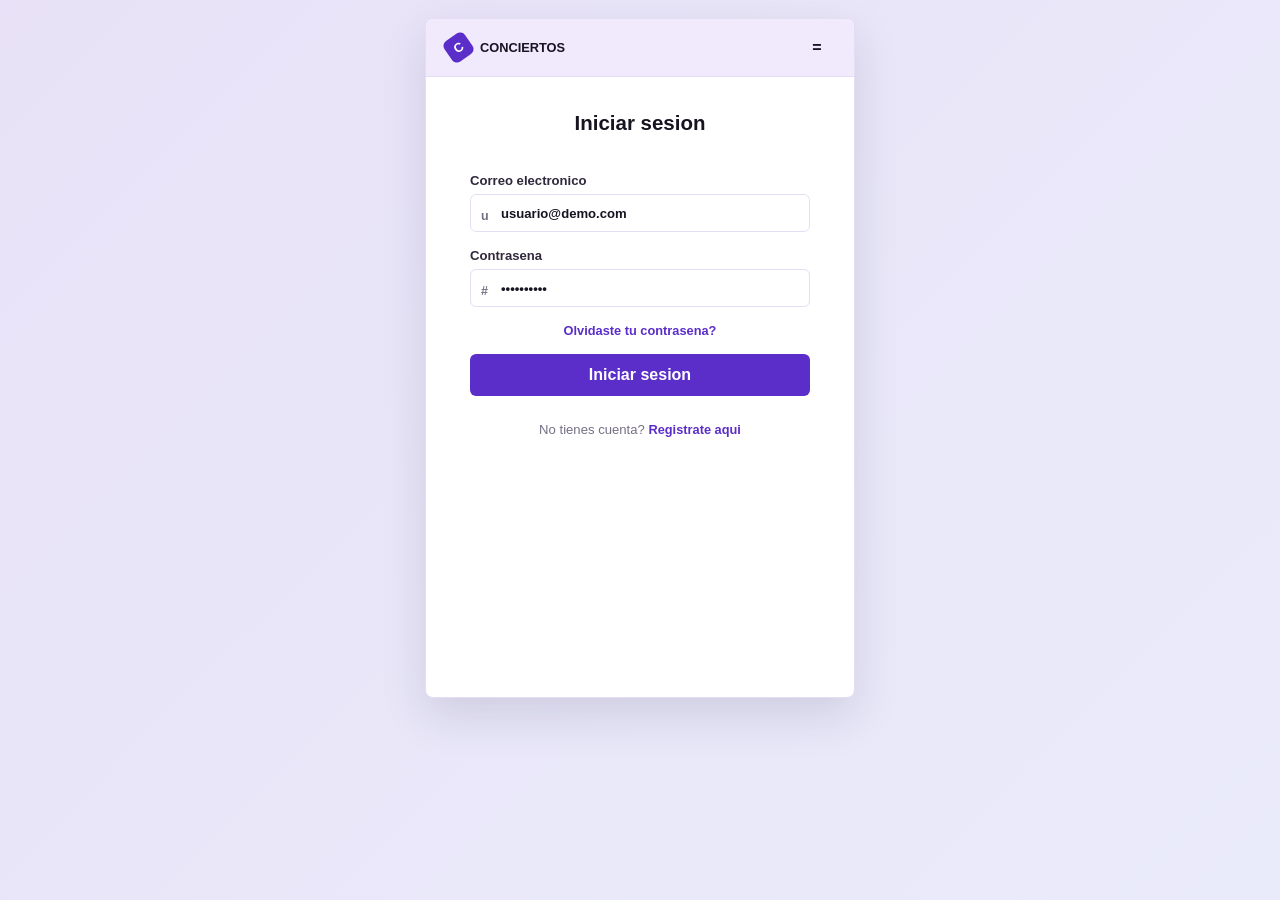
<file: index.html>
<!doctype html>
<html lang="es">
  <head>
    <meta charset="utf-8">
    <meta name="viewport" content="width=device-width, initial-scale=1">
    <title>Conciertos | Reserva de entradas</title>
    <link rel="stylesheet" href="styles.css">
  </head>
  <body>
    <main class="app-shell">
      <div class="notice" id="notice" role="status" aria-live="polite"></div>

      <section class="screen auth-screen active" id="authPanel">
        <div class="mobile-frame login-card">
          <header class="app-header">
            <div class="brand">
              <span class="brand-mark">C</span>
              <strong>CONCIERTOS</strong>
            </div>
            <button class="icon-button" type="button" aria-label="Menu">=</button>
          </header>

          <form class="login-form" id="loginForm">
            <h1>Iniciar sesion</h1>
            <label>
              Correo electronico
              <span class="input-icon">u</span>
              <input type="email" id="loginEmail" value="usuario@demo.com" required>
            </label>
            <label>
              Contrasena
              <span class="input-icon">#</span>
              <input type="password" id="loginPassword" value="Usuario123" required>
            </label>
            <a href="#" class="text-link">Olvidaste tu contrasena?</a>
            <button type="submit" class="primary-button">Iniciar sesion</button>
            <p>No tienes cuenta? <button type="button" class="link-button" id="showRegister">Registrate aqui</button></p>
          </form>

          <form class="login-form register-form" id="registerForm" hidden>
            <h1>Crear cuenta</h1>
            <label>
              Nombre
              <span class="input-icon">n</span>
              <input type="text" id="registerName" placeholder="Nombre completo" required>
            </label>
            <label>
              Correo electronico
              <span class="input-icon">u</span>
              <input type="email" id="registerEmail" placeholder="correo@ejemplo.com" required>
            </label>
            <label>
              Contrasena
              <span class="input-icon">#</span>
              <input type="password" id="registerPassword" minlength="6" required>
            </label>
            <button type="submit" class="primary-button">Registrarme</button>
            <p>Ya tienes cuenta? <button type="button" class="link-button" id="showLogin">Inicia sesion</button></p>
          </form>
        </div>
      </section>

      <section class="screen" id="concertsView">
        <div class="mobile-frame wide-frame">
          <header class="app-header">
            <div class="brand">
              <span class="brand-mark">C</span>
              <strong>CONCIERTOS</strong>
            </div>
            <nav class="top-nav" aria-label="Navegacion principal">
              <button class="nav-button active" type="button" data-view="concerts">Conciertos</button>
              <button class="nav-button" type="button" data-view="reservations">Mis reservas</button>
              <button class="nav-button" type="button" data-view="admin">Perfil</button>
            </nav>
            <button class="avatar-button" type="button" id="logoutButton" aria-label="Cerrar sesion">u</button>
          </header>

          <section class="content-area">
            <div class="section-title">
              <h1>Conciertos disponibles</h1>
              <input class="search" id="concertSearch" type="search" placeholder="Buscar concierto">
            </div>
            <div class="concert-grid" id="concertList"></div>
          </section>
        </div>
      </section>

      <section class="screen" id="ticketsView">
        <div class="mobile-frame wide-frame">
          <header class="app-header">
            <button class="back-button" type="button" data-back="concerts">&lt; Volver</button>
          </header>
          <section class="content-area selection-area">
            <h1>Seleccionar entradas</h1>
            <div class="ticket-layout">
              <aside class="event-summary" id="selectedConcertInfo"></aside>
              <section class="seat-panel">
                <div class="stage">ESCENARIO</div>
                <div class="seat-map" id="seatMap" aria-label="Mapa de asientos"></div>
                <div class="ticket-options" id="ticketOptions"></div>
              </section>
              <aside class="checkout-box">
                <label>
                  Cantidad
                  <div class="stepper">
                    <button type="button" id="decreaseQty">-</button>
                    <strong id="quantityLabel">1</strong>
                    <button type="button" id="increaseQty">+</button>
                  </div>
                </label>
                <div>
                  <span>Total</span>
                  <strong class="total-price" id="selectionTotal">$0.00</strong>
                </div>
                <button class="primary-button" type="button" id="continueSelection">Continuar</button>
              </aside>
            </div>
          </section>
        </div>
      </section>

      <section class="screen" id="summaryView">
        <div class="mobile-frame wide-frame">
          <header class="app-header">
            <button class="back-button" type="button" data-back="tickets">&lt; Volver</button>
          </header>
          <section class="content-area">
            <h1>Resumen de reserva</h1>
            <div class="summary-card" id="reservationSummary"></div>
            <button class="primary-button align-end" type="button" id="goToPayment">Continuar al pago</button>
          </section>
        </div>
      </section>

      <section class="screen" id="paymentView">
        <div class="mobile-frame wide-frame">
          <header class="app-header">
            <button class="back-button" type="button" data-back="summary">&lt; Volver</button>
          </header>
          <section class="content-area payment-layout">
            <h1>Pago</h1>
            <form class="payment-form" id="paymentForm">
              <fieldset>
                <legend>Metodo de pago</legend>
                <label class="radio-card"><input type="radio" name="paymentMethod" value="Tarjeta de credito / debito" checked> Tarjeta de credito / debito</label>
                <label class="radio-card"><input type="radio" name="paymentMethod" value="PayPal"> PayPal</label>
                <label class="radio-card"><input type="radio" name="paymentMethod" value="Transferencia bancaria"> Transferencia bancaria</label>
              </fieldset>
              <div class="card-fields">
                <label>Numero de tarjeta<input id="cardNumber" inputmode="numeric" placeholder="1234 5678 9012 3456"></label>
                <label>Nombre en la tarjeta<input id="cardName" placeholder="Nombre completo"></label>
                <div class="two-col">
                  <label>Vencimiento<input id="cardExpiry" placeholder="MM / AA"></label>
                  <label>CVV<input id="cardCvv" inputmode="numeric" placeholder="123"></label>
                </div>
              </div>
              <div class="payment-total">
                <span>Total a pagar</span>
                <strong id="paymentTotal">$0.00</strong>
              </div>
              <button class="primary-button pay-button" type="submit">Pagar</button>
            </form>
          </section>
        </div>
      </section>

      <section class="screen" id="confirmationView">
        <div class="mobile-frame wide-frame">
          <section class="content-area confirmation-area">
            <div class="success-icon">OK</div>
            <h1>Pago aprobado!</h1>
            <p>Tu compra ha sido confirmada.</p>
            <p class="confirmation-code" id="confirmationCode"></p>
            <div class="summary-card" id="confirmationSummary"></div>
            <div class="confirmation-actions">
              <button class="secondary-button" type="button" data-view="reservations">Ver mis reservas</button>
              <button class="primary-button" type="button" id="downloadTickets">Descargar entradas</button>
            </div>
          </section>
        </div>
      </section>

      <section class="screen" id="reservationsView">
        <div class="mobile-frame wide-frame">
          <header class="app-header">
            <button class="back-button" type="button" data-back="concerts">&lt; Volver</button>
            <nav class="top-nav" aria-label="Navegacion de reservas">
              <button class="nav-button" type="button" data-view="concerts">Conciertos</button>
              <button class="nav-button active" type="button" data-view="reservations">Mis reservas</button>
            </nav>
          </header>
          <section class="content-area">
            <h1>Mis reservas</h1>
            <div class="reservation-list" id="reservationRows"></div>
          </section>
        </div>
      </section>

      <section class="screen" id="adminView">
        <div class="mobile-frame wide-frame">
          <header class="app-header">
            <button class="back-button" type="button" data-back="concerts">&lt; Volver</button>
          </header>
          <section class="content-area admin-area">
            <h1>Perfil</h1>
            <div id="sessionBox" class="profile-card"></div>
            <form class="admin-form" id="concertForm">
              <h2>Registrar concierto</h2>
              <label>Artista<input type="text" id="artistInput" required></label>
              <label>Lugar<input type="text" id="venueInput" required></label>
              <div class="two-col">
                <label>Fecha<input type="date" id="dateInput" required></label>
                <label>Hora<input type="time" id="timeInput" required></label>
              </div>
              <div class="two-col">
                <label>General<input type="number" id="generalQty" min="5" value="2500" required></label>
                <label>Precio<input type="number" id="generalPrice" min="5" value="35" required></label>
              </div>
              <div class="two-col">
                <label>VIP<input type="number" id="vipQty" min="5" value="600" required></label>
                <label>Precio<input type="number" id="vipPrice" min="5" value="85" required></label>
              </div>
              <button class="primary-button" type="submit">Guardar concierto</button>
            </form>
            <div class="metrics" id="metrics"></div>
            <div class="inventory-list" id="inventoryRows"></div>
          </section>
        </div>
      </section>
    </main>

    <script src="app.js"></script>
  </body>
</html>
</file>
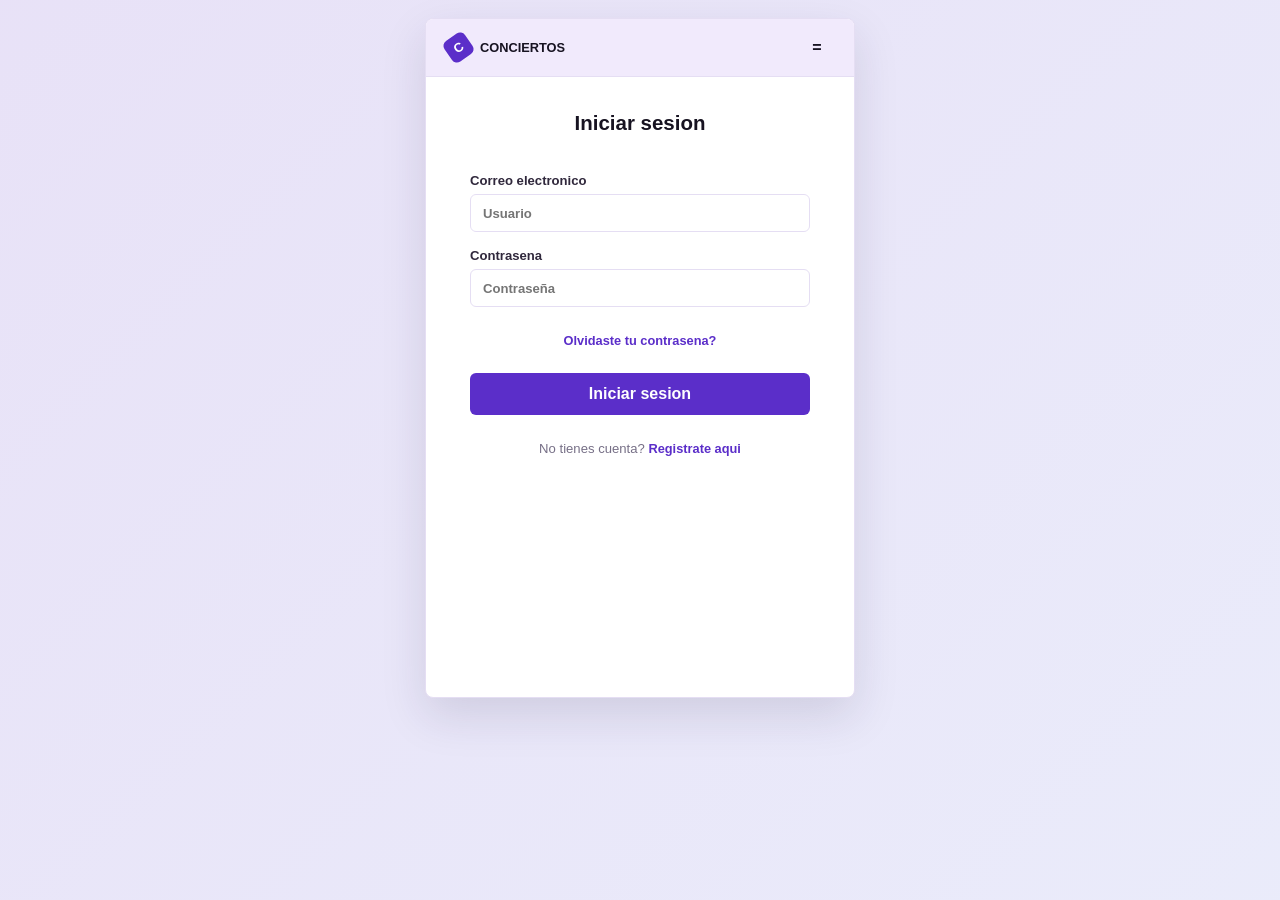
<file: frontend/index.html>
<!doctype html>
<html lang="es">
  <head>
    <meta charset="utf-8">
    <meta name="viewport" content="width=device-width, initial-scale=1">
    <title>Conciertos | Reserva de entradas</title>
    <link rel="stylesheet" href="styles.css">
  </head>
  <body>
    <main class="app-shell">
      <div class="notice" id="notice" role="status" aria-live="polite"></div>

      <section class="screen auth-screen active" id="authPanel">
        <div class="mobile-frame login-card">
          <header class="app-header">
            <div class="brand">
              <span class="brand-mark">C</span>
              <strong>CONCIERTOS</strong>
            </div>
            <button class="icon-button" type="button" aria-label="Menu">=</button>
          </header>

          <form class="login-form" id="loginForm">
            <h1>Iniciar sesion</h1>
            <label>
              Correo electronico
              <input type="email" id="loginEmail" placeholder="Usuario" required>
            </label>
            <label>
              Contrasena
              <input type="password" id="loginPassword" placeholder="Contraseña" required>
            </label>
            <button type="button" class="link-button text-link" id="showRecover">Olvidaste tu contrasena?</button>
            <button type="submit" class="primary-button">Iniciar sesion</button>
            <p>No tienes cuenta? <button type="button" class="link-button" id="showRegister">Registrate aqui</button></p>
          </form>

          <form class="login-form register-form" id="registerForm" hidden>
            <h1>Crear cuenta</h1>
            <label>
              Nombre
              <input type="text" id="registerName" placeholder="Nombre completo" required>
            </label>
            <label>
              Correo electronico
              <input type="email" id="registerEmail" placeholder="Usuario" required>
            </label>
            <label>
              Contrasena
              <input type="password" id="registerPassword" placeholder="Contraseña" minlength="6" required>
            </label>
            <button type="submit" class="primary-button">Registrarme</button>
            <p>Ya tienes cuenta? <button type="button" class="link-button" id="showLogin">Inicia sesion</button></p>
          </form>

          <form class="login-form recover-form" id="recoverForm" hidden>
            <h1>Recuperar contrasena</h1>
            <p class="form-help">Ingresa tu correo registrado y define una nueva contrasena.</p>
            <label>
              Correo electronico
              <input type="email" id="recoverEmail" placeholder="correo@ejemplo.com" required>
            </label>
            <label>
              Nueva contrasena
              <input type="password" id="recoverPassword" placeholder="Nueva contrasena" minlength="6" required>
            </label>
            <label>
              Confirmar contrasena
              <input type="password" id="recoverConfirmPassword" placeholder="Repite la contrasena" minlength="6" required>
            </label>
            <button type="submit" class="primary-button">Actualizar contrasena</button>
            <p>Recordaste tus datos? <button type="button" class="link-button" id="showLoginFromRecover">Inicia sesion</button></p>
          </form>
        </div>
      </section>

      <section class="screen" id="concertsView">
        <div class="mobile-frame wide-frame">
          <header class="app-header">
            <div class="brand">
              <span class="brand-mark">C</span>
              <strong>CONCIERTOS</strong>
            </div>
            <nav class="top-nav" aria-label="Navegacion principal">
              <button class="nav-button active" type="button" data-view="concerts">Conciertos</button>
              <button class="nav-button" type="button" data-view="reservations">Mis reservas</button>
              <button class="nav-button" type="button" data-view="admin">Perfil</button>
            </nav>
                        <div class="user-menu">
              <button class="avatar-button" type="button" id="avatarButton" aria-label="Abrir menu de usuario">U</button>
              <div class="user-dropdown" id="userDropdown" hidden>
                <button type="button" id="logoutButton">Salir</button>
              </div>
            </div>
          </header>

          <section class="content-area">
            <div class="section-title">
              <h1>Conciertos disponibles</h1>
              <input class="search" id="concertSearch" type="search" placeholder="Buscar concierto">
            </div>
            <div class="concert-grid" id="concertList"></div>
          </section>
        </div>
      </section>

      <section class="screen" id="ticketsView">
        <div class="mobile-frame wide-frame">
          <header class="app-header">
            <button class="back-button" type="button" data-back="concerts">&lt; Volver</button>
          </header>
          <section class="content-area selection-area">
            <h1>Seleccionar entradas</h1>
            <div class="ticket-layout">
              <aside class="event-summary" id="selectedConcertInfo"></aside>
              <section class="seat-panel">
                <div class="stage">ESCENARIO</div>
                <div class="seat-map" id="seatMap" aria-label="Mapa de asientos"></div>
                <div class="ticket-options" id="ticketOptions"></div>
              </section>
              <aside class="checkout-box">
                <label>
                  Cantidad
                  <div class="stepper">
                    <button type="button" id="decreaseQty">-</button>
                    <strong id="quantityLabel">1</strong>
                    <button type="button" id="increaseQty">+</button>
                  </div>
                </label>
                <div>
                  <span>Total</span>
                  <strong class="total-price" id="selectionTotal">$0.00</strong>
                </div>
                <button class="primary-button" type="button" id="continueSelection">Continuar</button>
              </aside>
            </div>
          </section>
        </div>
      </section>

      <section class="screen" id="summaryView">
        <div class="mobile-frame wide-frame">
          <header class="app-header">
            <button class="back-button" type="button" data-back="tickets">&lt; Volver</button>
          </header>
          <section class="content-area">
            <h1>Resumen de reserva</h1>
            <div class="summary-card" id="reservationSummary"></div>
            <button class="primary-button align-end" type="button" id="goToPayment">Continuar al pago</button>
          </section>
        </div>
      </section>

      <section class="screen" id="paymentView">
        <div class="mobile-frame wide-frame">
          <header class="app-header">
            <button class="back-button" type="button" data-back="summary">&lt; Volver</button>
          </header>
          <section class="content-area payment-layout">
            <h1>Pago</h1>
            <form class="payment-form" id="paymentForm">
              <fieldset>
                <legend>Metodo de pago</legend>
                <label class="radio-card"><input type="radio" name="paymentMethod" value="Tarjeta de credito / debito" checked> Tarjeta de credito / debito</label>
                <label class="radio-card"><input type="radio" name="paymentMethod" value="PayPal"> PayPal</label>
                <label class="radio-card"><input type="radio" name="paymentMethod" value="Transferencia bancaria"> Transferencia bancaria</label>
              </fieldset>
              <div class="card-fields">
                <label>Numero de tarjeta<input id="cardNumber" inputmode="numeric" placeholder="1234 5678 9012 3456"></label>
                <label>Nombre en la tarjeta<input id="cardName" placeholder="Nombre completo"></label>
                <div class="two-col">
                  <label>Vencimiento<input id="cardExpiry" placeholder="MM / AA"></label>
                  <label>CVV<input id="cardCvv" inputmode="numeric" placeholder="123"></label>
                </div>
              </div>
              <div class="payment-total">
                <span>Total a pagar</span>
                <strong id="paymentTotal">$0.00</strong>
              </div>
              <button class="primary-button pay-button" type="submit">Pagar</button>
            </form>
          </section>
        </div>
      </section>

      <section class="screen" id="confirmationView">
        <div class="mobile-frame wide-frame">
          <section class="content-area confirmation-area">
            <div class="success-icon">OK</div>
            <h1>Pago aprobado!</h1>
            <p>Tu compra ha sido confirmada.</p>
            <p class="confirmation-code" id="confirmationCode"></p>
            <div class="summary-card" id="confirmationSummary"></div>
            <div class="confirmation-actions">
              <button class="secondary-button" type="button" data-view="reservations">Ver mis reservas</button>
              <button class="primary-button" type="button" id="downloadTickets">Descargar entradas</button>
            </div>
          </section>
        </div>
      </section>

      <section class="screen" id="reservationsView">
        <div class="mobile-frame wide-frame">
          <header class="app-header">
            <button class="back-button" type="button" data-back="concerts">&lt; Volver</button>
            <nav class="top-nav" aria-label="Navegacion de reservas">
              <button class="nav-button" type="button" data-view="concerts">Conciertos</button>
              <button class="nav-button active" type="button" data-view="reservations">Mis reservas</button>
            </nav>
          </header>
          <section class="content-area">
            <h1>Mis reservas</h1>
            <div class="reservation-list" id="reservationRows"></div>
          </section>
        </div>
      </section>

      <section class="screen" id="adminView">
        <div class="mobile-frame wide-frame">
          <header class="app-header">
            <button class="back-button" type="button" data-back="concerts">&lt; Volver</button>
          </header>
          <section class="content-area admin-area">
            <h1>Perfil</h1>
            <div id="sessionBox" class="profile-card"></div>
            <form class="admin-form" id="concertForm">
              <h2>Registrar concierto</h2>
              <label>Artista<input type="text" id="artistInput" required></label>
              <label>Lugar<input type="text" id="venueInput" required></label>
              <div class="two-col">
                <label>Fecha<input type="date" id="dateInput" required></label>
                <label>Hora<input type="time" id="timeInput" required></label>
              </div>
              <div class="two-col">
                <label>General<input type="number" id="generalQty" min="5" value="2500" required></label>
                <label>Precio<input type="number" id="generalPrice" min="5" value="35" required></label>
              </div>
              <div class="two-col">
                <label>VIP<input type="number" id="vipQty" min="5" value="600" required></label>
                <label>Precio<input type="number" id="vipPrice" min="5" value="85" required></label>
              </div>
              <button class="primary-button" type="submit">Guardar concierto</button>
            </form>
            <div class="metrics" id="metrics"></div>
            <div class="inventory-list" id="inventoryRows"></div>
          </section>
        </div>
      </section>
    </main>

    <script src="app.js"></script>
  </body>
</html>
</file>
<file: styles.css>
:root {
  --bg: #f4f1fb;
  --surface: #ffffff;
  --soft: #f8f6fd;
  --line: #e5def3;
  --text: #171321;
  --muted: #766f86;
  --primary: #5b2ec9;
  --primary-strong: #4320a0;
  --blue: #2f80ed;
  --green: #44b56f;
  --ok: #2f9e5c;
  --danger: #cc334f;
  --shadow: 0 18px 45px rgba(39, 29, 68, 0.13);
}

* {
  box-sizing: border-box;
}

[hidden] {
  display: none !important;
}

body {
  margin: 0;
  min-height: 100vh;
  background:
    linear-gradient(135deg, rgba(91, 46, 201, 0.08), rgba(47, 128, 237, 0.05)),
    var(--bg);
  color: var(--text);
  font-family: Arial, Helvetica, sans-serif;
}

button,
input {
  font: inherit;
}

button {
  border: 0;
  cursor: pointer;
}

input {
  width: 100%;
  min-height: 38px;
  border: 1px solid var(--line);
  border-radius: 6px;
  padding: 0 12px;
  background: var(--surface);
  color: var(--text);
}

label {
  position: relative;
  display: grid;
  gap: 6px;
  color: #30283c;
  font-size: 0.82rem;
  font-weight: 700;
}

fieldset {
  margin: 0;
  padding: 0;
  border: 0;
}

legend {
  margin-bottom: 10px;
  font-size: 0.86rem;
  font-weight: 800;
}

.app-shell {
  min-height: 100vh;
  padding: 18px;
}

.screen {
  display: none;
}

.screen.active {
  display: block;
}

.mobile-frame {
  width: min(430px, 100%);
  min-height: 680px;
  margin: 0 auto;
  overflow: hidden;
  background: var(--surface);
  border: 1px solid var(--line);
  border-radius: 8px;
  box-shadow: var(--shadow);
}

.wide-frame {
  width: min(980px, 100%);
  min-height: 620px;
}

.app-header {
  min-height: 58px;
  display: flex;
  align-items: center;
  justify-content: space-between;
  gap: 18px;
  padding: 0 20px;
  background: #f1eafc;
  border-bottom: 1px solid var(--line);
}

.brand {
  display: flex;
  align-items: center;
  gap: 9px;
  font-size: 0.8rem;
}

.brand-mark {
  width: 25px;
  height: 25px;
  display: grid;
  place-items: center;
  transform: rotate(-35deg);
  border-radius: 6px;
  background: var(--primary);
  color: #fff;
  font-weight: 900;
}

.icon-button,
.avatar-button,
.back-button,
.nav-button,
.link-button {
  min-height: 34px;
  background: transparent;
  color: var(--text);
}

.icon-button,
.avatar-button {
  width: 34px;
  border-radius: 999px;
  font-weight: 900;
}

.avatar-button {
  background: #fff;
}

.back-button {
  padding: 0;
  font-weight: 800;
}

.top-nav {
  display: flex;
  align-items: center;
  gap: 24px;
  margin-left: auto;
}

.nav-button {
  padding: 0 2px;
  border-bottom: 3px solid transparent;
  border-radius: 0;
  color: #322647;
  font-size: 0.82rem;
  font-weight: 800;
}

.nav-button.active {
  color: var(--primary);
  border-bottom-color: var(--primary);
}

.content-area {
  padding: 24px;
}

.content-area h1,
.login-form h1 {
  margin: 0 0 22px;
  font-size: 1.28rem;
  text-align: center;
}

.section-title {
  display: flex;
  align-items: center;
  justify-content: space-between;
  gap: 16px;
  margin-bottom: 18px;
}

.section-title h1 {
  margin: 0;
  text-align: left;
}

.search {
  max-width: 260px;
}

.login-form {
  display: grid;
  gap: 16px;
  padding: 34px 44px 42px;
}

.login-form p {
  margin: 0;
  color: var(--muted);
  text-align: center;
  font-size: 0.82rem;
}

.input-icon {
  position: absolute;
  left: 11px;
  bottom: 9px;
  color: var(--muted);
  font-size: 0.78rem;
  font-weight: 900;
}

.input-icon + input {
  padding-left: 30px;
}

.text-link,
.link-button {
  color: var(--primary);
  font-size: 0.8rem;
  font-weight: 800;
  text-align: center;
  text-decoration: none;
}

.link-button {
  padding: 0;
}

.primary-button,
.secondary-button {
  min-height: 42px;
  padding: 0 18px;
  border-radius: 6px;
  font-weight: 800;
}

.primary-button {
  background: var(--primary);
  color: #fff;
}

.primary-button:hover {
  background: var(--primary-strong);
}

.secondary-button {
  border: 1px solid var(--primary);
  background: #fff;
  color: var(--primary);
}

.concert-grid {
  display: grid;
  grid-template-columns: repeat(3, minmax(0, 1fr));
  gap: 16px;
}

.concert-card {
  overflow: hidden;
  background: #fff;
  border: 1px solid var(--line);
  border-radius: 8px;
  box-shadow: 0 10px 26px rgba(39, 29, 68, 0.08);
}

.concert-photo {
  height: 160px;
  background-color: #2c2440;
  background-position: center;
  background-size: cover;
}

.concert-body {
  display: grid;
  gap: 8px;
  padding: 14px;
}

.concert-body h2 {
  margin: 0;
  font-size: 0.92rem;
  font-weight: 900;
}

.concert-subtitle {
  margin: -4px 0 2px;
  color: var(--muted);
  font-size: 0.78rem;
  font-weight: 700;
}

.concert-meta {
  display: grid;
  gap: 5px;
  color: #312a3d;
  font-size: 0.78rem;
}

.concert-price {
  margin-top: 6px;
  color: var(--primary);
  font-size: 0.9rem;
  font-weight: 900;
}

.selection-area h1 {
  margin-bottom: 20px;
}

.ticket-layout {
  display: grid;
  grid-template-columns: 190px minmax(0, 1fr) 170px;
  gap: 18px;
  align-items: start;
}

.event-summary,
.checkout-box,
.seat-panel,
.summary-card,
.payment-form,
.profile-card,
.admin-form,
.metric,
.reservation-item,
.inventory-item {
  border: 1px solid var(--line);
  border-radius: 8px;
  background: #fff;
}

.event-summary {
  display: grid;
  gap: 10px;
  padding: 16px;
  background: var(--soft);
}

.event-summary h2 {
  margin: 0;
  font-size: 1rem;
}

.event-summary p,
.summary-card p,
.confirmation-area p {
  margin: 0;
  color: var(--muted);
  font-size: 0.84rem;
}

.seat-panel {
  padding: 16px;
  text-align: center;
}

.stage {
  width: 130px;
  margin: 0 auto 12px;
  padding: 7px 10px;
  background: #1f1730;
  color: #fff;
  border-radius: 4px;
  font-size: 0.64rem;
  font-weight: 900;
}

.seat-map {
  width: min(360px, 100%);
  min-height: 226px;
  margin: 0 auto 16px;
  display: grid;
  grid-template-columns: repeat(15, 1fr);
  gap: 7px;
  align-items: center;
  padding: 12px 20px 2px;
}

.seat {
  aspect-ratio: 1;
  border-radius: 999px;
  background: var(--primary);
}

.seat.blue {
  background: var(--blue);
}

.seat.green {
  background: var(--green);
}

.ticket-options {
  display: grid;
  grid-template-columns: repeat(3, 1fr);
  gap: 8px;
  text-align: left;
}

.ticket-option {
  min-height: 62px;
  padding: 10px;
  border: 1px solid var(--line);
  border-radius: 8px;
  background: #fff;
  color: var(--text);
  text-align: left;
}

.ticket-option.selected {
  border-color: var(--primary);
  box-shadow: inset 0 0 0 1px var(--primary);
}

.ticket-option strong,
.ticket-option span,
.ticket-option em {
  display: block;
}

.ticket-option span {
  margin-top: 4px;
  color: var(--muted);
  font-size: 0.75rem;
}

.ticket-option em {
  margin-top: 5px;
  color: var(--green);
  font-size: 0.72rem;
  font-style: normal;
  font-weight: 900;
}

.checkout-box {
  display: grid;
  gap: 20px;
  padding: 16px;
}

.stepper {
  display: flex;
  align-items: center;
  justify-content: space-between;
  width: 112px;
  min-height: 36px;
  border: 1px solid var(--line);
  border-radius: 6px;
  overflow: hidden;
}

.stepper button {
  width: 36px;
  height: 36px;
  background: #fff;
  color: var(--text);
  font-size: 1rem;
}

.total-price,
#paymentTotal {
  display: block;
  margin-top: 6px;
  color: var(--primary);
  font-size: 1.08rem;
}

.summary-card {
  padding: 18px;
}

.summary-main {
  display: grid;
  grid-template-columns: 120px 1fr;
  gap: 16px;
  align-items: start;
}

.summary-image {
  min-height: 90px;
  border-radius: 6px;
  background-color: #2c2440;
  background-position: center;
  background-size: cover;
}

.detail-table {
  width: 100%;
  margin-top: 18px;
  border-collapse: collapse;
  font-size: 0.82rem;
}

.detail-table th,
.detail-table td {
  padding: 10px 0;
  border-top: 1px solid var(--line);
  text-align: left;
}

.detail-table th:last-child,
.detail-table td:last-child {
  text-align: right;
}

.summary-total,
.payment-total {
  display: flex;
  justify-content: space-between;
  margin-top: 18px;
  padding-top: 14px;
  border-top: 1px solid var(--line);
  font-weight: 900;
}

.align-end {
  display: block;
  margin: 18px 0 0 auto;
}

.payment-layout h1 {
  text-align: left;
}

.payment-form {
  display: grid;
  grid-template-columns: 250px 1fr;
  gap: 18px;
  padding: 18px;
}

.radio-card {
  min-height: 40px;
  display: flex;
  align-items: center;
  gap: 8px;
  margin-bottom: 10px;
  padding: 0 10px;
  border: 1px solid var(--line);
  border-radius: 6px;
  font-size: 0.78rem;
}

.radio-card input {
  width: auto;
  min-height: auto;
}

.card-fields {
  display: grid;
  gap: 14px;
}

.two-col {
  display: grid;
  grid-template-columns: 1fr 1fr;
  gap: 12px;
}

.payment-total,
.pay-button {
  grid-column: 1 / -1;
}

.pay-button::before {
  content: "[ ] ";
}

.confirmation-area {
  max-width: 760px;
  margin: 0 auto;
  text-align: center;
}

.success-icon {
  width: 66px;
  height: 66px;
  display: grid;
  place-items: center;
  margin: 10px auto 14px;
  border-radius: 999px;
  background: var(--ok);
  color: #fff;
  font-size: 1.35rem;
  font-weight: 900;
}

.confirmation-area h1 {
  margin-bottom: 8px;
  color: var(--ok);
}

.confirmation-code {
  margin: 10px 0 18px !important;
  color: var(--ok) !important;
  font-weight: 800;
}

.confirmation-actions {
  display: grid;
  grid-template-columns: 1fr 1fr;
  gap: 18px;
  margin-top: 20px;
}

.reservation-list,
.inventory-list,
.metrics {
  display: grid;
  gap: 12px;
}

.reservation-item,
.inventory-item,
.metric,
.profile-card,
.admin-form {
  padding: 14px;
}

.reservation-item {
  display: grid;
  grid-template-columns: 1fr auto;
  gap: 14px;
}

.reservation-item h2,
.admin-form h2,
.profile-card h2 {
  margin: 0 0 8px;
  font-size: 1rem;
}

.pill {
  display: inline-flex;
  align-items: center;
  min-height: 26px;
  padding: 0 10px;
  border-radius: 999px;
  background: #efeafa;
  color: var(--primary);
  font-size: 0.75rem;
  font-weight: 900;
}

.pill.ok {
  background: #e7f7ee;
  color: var(--ok);
}

.pill.warn {
  background: #fff5dc;
  color: #98610d;
}

.small-action {
  min-height: 34px;
  padding: 0 12px;
  border-radius: 6px;
  background: var(--primary);
  color: #fff;
  font-weight: 800;
}

.danger-action {
  background: var(--danger);
}

.admin-area {
  display: grid;
  gap: 16px;
}

.admin-form {
  display: grid;
  gap: 12px;
}

.admin-ticket-list {
  display: grid;
  gap: 10px;
  margin-top: 12px;
}

.admin-ticket-row {
  display: grid;
  grid-template-columns: minmax(0, 1fr) 110px auto;
  gap: 12px;
  align-items: end;
  padding-top: 10px;
  border-top: 1px solid var(--line);
}

.admin-ticket-row span {
  display: block;
  margin-top: 4px;
  color: var(--muted);
  font-size: 0.78rem;
}

.metrics {
  grid-template-columns: repeat(3, 1fr);
}

.metric strong {
  display: block;
  margin-top: 4px;
  color: var(--primary);
  font-size: 1.3rem;
}

.notice {
  position: fixed;
  left: 50%;
  top: 14px;
  z-index: 10;
  display: none;
  width: min(520px, calc(100% - 32px));
  transform: translateX(-50%);
  padding: 12px 14px;
  border: 1px solid var(--line);
  border-radius: 8px;
  background: #fff;
  color: var(--primary);
  box-shadow: var(--shadow);
  font-weight: 800;
}

.notice.show {
  display: block;
}

.empty {
  padding: 18px;
  border: 1px dashed var(--line);
  border-radius: 8px;
  color: var(--muted);
  background: #fff;
}

@media (max-width: 820px) {
  .wide-frame,
  .mobile-frame {
    min-height: calc(100vh - 36px);
  }

  .app-header,
  .section-title {
    align-items: stretch;
    flex-direction: column;
    padding: 14px 18px;
  }

  .top-nav {
    width: 100%;
    justify-content: space-between;
    margin-left: 0;
    gap: 8px;
  }

  .concert-grid,
  .ticket-layout,
  .payment-form,
  .admin-ticket-row,
  .metrics {
    grid-template-columns: 1fr;
  }

  .search {
    max-width: none;
  }

  .ticket-options,
  .confirmation-actions {
    grid-template-columns: 1fr;
  }

  .payment-total,
  .pay-button {
    grid-column: auto;
  }
}

@media (max-width: 520px) {
  .app-shell {
    padding: 0;
  }

  .mobile-frame {
    border-radius: 0;
    border-left: 0;
    border-right: 0;
  }

  .login-form,
  .content-area {
    padding: 24px 18px;
  }

  .summary-main,
  .two-col,
  .reservation-item {
    grid-template-columns: 1fr;
  }

  .seat-map {
    gap: 5px;
    padding-inline: 6px;
  }
}
</file>
<file: frontend/styles.css>
:root {
  --bg: #f4f1fb;
  --surface: #ffffff;
  --soft: #f8f6fd;
  --line: #e5def3;
  --text: #171321;
  --muted: #766f86;
  --primary: #5b2ec9;
  --primary-strong: #4320a0;
  --blue: #2f80ed;
  --green: #44b56f;
  --ok: #2f9e5c;
  --danger: #cc334f;
  --shadow: 0 18px 45px rgba(39, 29, 68, 0.13);
}

* {
  box-sizing: border-box;
}

[hidden] {
  display: none !important;
}

body {
  margin: 0;
  min-height: 100vh;
  background:
    linear-gradient(135deg, rgba(91, 46, 201, 0.08), rgba(47, 128, 237, 0.05)),
    var(--bg);
  color: var(--text);
  font-family: Arial, Helvetica, sans-serif;
}

button,
input {
  font: inherit;
}

button {
  border: 0;
  cursor: pointer;
}

input {
  width: 100%;
  min-height: 38px;
  border: 1px solid var(--line);
  border-radius: 6px;
  padding: 0 12px;
  background: var(--surface);
  color: var(--text);
}

label {
  position: relative;
  display: grid;
  gap: 6px;
  color: #30283c;
  font-size: 0.82rem;
  font-weight: 700;
}

fieldset {
  margin: 0;
  padding: 0;
  border: 0;
}

legend {
  margin-bottom: 10px;
  font-size: 0.86rem;
  font-weight: 800;
}

.app-shell {
  min-height: 100vh;
  padding: 18px;
}

.screen {
  display: none;
}

.screen.active {
  display: block;
}

.mobile-frame {
  width: min(430px, 100%);
  min-height: 680px;
  margin: 0 auto;
  overflow: hidden;
  background: var(--surface);
  border: 1px solid var(--line);
  border-radius: 8px;
  box-shadow: var(--shadow);
}

.wide-frame {
  width: min(980px, 100%);
  min-height: 620px;
}

.app-header {
  min-height: 58px;
  display: flex;
  align-items: center;
  justify-content: space-between;
  gap: 18px;
  padding: 0 20px;
  background: #f1eafc;
  border-bottom: 1px solid var(--line);
}

.brand {
  display: flex;
  align-items: center;
  gap: 9px;
  font-size: 0.8rem;
}

.brand-mark {
  width: 25px;
  height: 25px;
  display: grid;
  place-items: center;
  transform: rotate(-35deg);
  border-radius: 6px;
  background: var(--primary);
  color: #fff;
  font-weight: 900;
}

.icon-button,
.avatar-button,
.back-button,
.nav-button,
.link-button {
  min-height: 34px;
  background: transparent;
  color: var(--text);
}

.icon-button,
.avatar-button {
  width: 34px;
  border-radius: 999px;
  font-weight: 900;
}

.avatar-button {
  background: #fff;
}

.back-button {
  padding: 0;
  font-weight: 800;
}

.top-nav {
  display: flex;
  align-items: center;
  gap: 24px;
  margin-left: auto;
}

.nav-button {
  padding: 0 2px;
  border-bottom: 3px solid transparent;
  border-radius: 0;
  color: #322647;
  font-size: 0.82rem;
  font-weight: 800;
}

.nav-button.active {
  color: var(--primary);
  border-bottom-color: var(--primary);
}

.content-area {
  padding: 24px;
}

.content-area h1,
.login-form h1 {
  margin: 0 0 22px;
  font-size: 1.28rem;
  text-align: center;
}

.section-title {
  display: flex;
  align-items: center;
  justify-content: space-between;
  gap: 16px;
  margin-bottom: 18px;
}

.section-title h1 {
  margin: 0;
  text-align: left;
}

.search {
  max-width: 260px;
}

.login-form {
  display: grid;
  gap: 16px;
  padding: 34px 44px 42px;
}

.login-form p {
  margin: 0;
  color: var(--muted);
  text-align: center;
  font-size: 0.82rem;
}

.text-link,
.link-button {
  color: var(--primary);
  font-size: 0.8rem;
  font-weight: 800;
  text-align: center;
  text-decoration: none;
}

.link-button {
  padding: 0;
}

.primary-button,
.secondary-button {
  min-height: 42px;
  padding: 0 18px;
  border-radius: 6px;
  font-weight: 800;
}

.primary-button {
  background: var(--primary);
  color: #fff;
}

.primary-button:hover {
  background: var(--primary-strong);
}

.secondary-button {
  border: 1px solid var(--primary);
  background: #fff;
  color: var(--primary);
}

.concert-grid {
  display: grid;
  grid-template-columns: repeat(3, minmax(0, 1fr));
  gap: 16px;
}

.concert-card {
  overflow: hidden;
  background: #fff;
  border: 1px solid var(--line);
  border-radius: 8px;
  box-shadow: 0 10px 26px rgba(39, 29, 68, 0.08);
}

.concert-photo {
  height: 160px;
  background-color: #2c2440;
  background-position: center;
  background-size: cover;
}

.concert-body {
  display: grid;
  gap: 8px;
  padding: 14px;
}

.concert-body h2 {
  margin: 0;
  font-size: 0.92rem;
  font-weight: 900;
}

.concert-subtitle {
  margin: -4px 0 2px;
  color: var(--muted);
  font-size: 0.78rem;
  font-weight: 700;
}

.concert-meta {
  display: grid;
  gap: 5px;
  color: #312a3d;
  font-size: 0.78rem;
}

.concert-price {
  margin-top: 6px;
  color: var(--primary);
  font-size: 0.9rem;
  font-weight: 900;
}

.selection-area h1 {
  margin-bottom: 20px;
}

.ticket-layout {
  display: grid;
  grid-template-columns: 190px minmax(0, 1fr) 170px;
  gap: 18px;
  align-items: start;
}

.event-summary,
.checkout-box,
.seat-panel,
.summary-card,
.payment-form,
.profile-card,
.admin-form,
.metric,
.reservation-item,
.inventory-item {
  border: 1px solid var(--line);
  border-radius: 8px;
  background: #fff;
}

.event-summary {
  display: grid;
  gap: 10px;
  padding: 16px;
  background: var(--soft);
}

.event-summary h2 {
  margin: 0;
  font-size: 1rem;
}

.event-summary p,
.summary-card p,
.confirmation-area p {
  margin: 0;
  color: var(--muted);
  font-size: 0.84rem;
}

.seat-panel {
  padding: 16px;
  text-align: center;
}

.stage {
  width: 130px;
  margin: 0 auto 12px;
  padding: 7px 10px;
  background: #1f1730;
  color: #fff;
  border-radius: 4px;
  font-size: 0.64rem;
  font-weight: 900;
}

.seat-map {
  width: min(360px, 100%);
  min-height: 226px;
  margin: 0 auto 16px;
  display: grid;
  grid-template-columns: repeat(15, 1fr);
  gap: 7px;
  align-items: center;
  padding: 12px 20px 2px;
}

.seat {
  aspect-ratio: 1;
  border-radius: 999px;
  background: var(--primary);
}

.seat.blue {
  background: var(--blue);
}

.seat.green {
  background: var(--green);
}

.ticket-options {
  display: grid;
  grid-template-columns: repeat(3, 1fr);
  gap: 8px;
  text-align: left;
}

.ticket-option {
  min-height: 62px;
  padding: 10px;
  border: 1px solid var(--line);
  border-radius: 8px;
  background: #fff;
  color: var(--text);
  text-align: left;
}

.ticket-option.selected {
  border-color: var(--primary);
  box-shadow: inset 0 0 0 1px var(--primary);
}

.ticket-option strong,
.ticket-option span,
.ticket-option em {
  display: block;
}

.ticket-option span {
  margin-top: 4px;
  color: var(--muted);
  font-size: 0.75rem;
}

.ticket-option em {
  margin-top: 5px;
  color: var(--green);
  font-size: 0.72rem;
  font-style: normal;
  font-weight: 900;
}

.checkout-box {
  display: grid;
  gap: 20px;
  padding: 16px;
}

.stepper {
  display: flex;
  align-items: center;
  justify-content: space-between;
  width: 112px;
  min-height: 36px;
  border: 1px solid var(--line);
  border-radius: 6px;
  overflow: hidden;
}

.stepper button {
  width: 36px;
  height: 36px;
  background: #fff;
  color: var(--text);
  font-size: 1rem;
}

.total-price,
#paymentTotal {
  display: block;
  margin-top: 6px;
  color: var(--primary);
  font-size: 1.08rem;
}

.summary-card {
  padding: 18px;
}

.summary-main {
  display: grid;
  grid-template-columns: 120px 1fr;
  gap: 16px;
  align-items: start;
}

.summary-image {
  min-height: 90px;
  border-radius: 6px;
  background-color: #2c2440;
  background-position: center;
  background-size: cover;
}

.detail-table {
  width: 100%;
  margin-top: 18px;
  border-collapse: collapse;
  font-size: 0.82rem;
}

.detail-table th,
.detail-table td {
  padding: 10px 0;
  border-top: 1px solid var(--line);
  text-align: left;
}

.detail-table th:last-child,
.detail-table td:last-child {
  text-align: right;
}

.summary-total,
.payment-total {
  display: flex;
  justify-content: space-between;
  margin-top: 18px;
  padding-top: 14px;
  border-top: 1px solid var(--line);
  font-weight: 900;
}

.align-end {
  display: block;
  margin: 18px 0 0 auto;
}

.payment-layout h1 {
  text-align: left;
}

.payment-form {
  display: grid;
  grid-template-columns: 250px 1fr;
  gap: 18px;
  padding: 18px;
}

.radio-card {
  min-height: 40px;
  display: flex;
  align-items: center;
  gap: 8px;
  margin-bottom: 10px;
  padding: 0 10px;
  border: 1px solid var(--line);
  border-radius: 6px;
  font-size: 0.78rem;
}

.radio-card input {
  width: auto;
  min-height: auto;
}

.card-fields {
  display: grid;
  gap: 14px;
}

.two-col {
  display: grid;
  grid-template-columns: 1fr 1fr;
  gap: 12px;
}

.payment-total,
.pay-button {
  grid-column: 1 / -1;
}

.pay-button::before {
  content: "[ ] ";
}

.confirmation-area {
  max-width: 760px;
  margin: 0 auto;
  text-align: center;
}

.success-icon {
  width: 66px;
  height: 66px;
  display: grid;
  place-items: center;
  margin: 10px auto 14px;
  border-radius: 999px;
  background: var(--ok);
  color: #fff;
  font-size: 1.35rem;
  font-weight: 900;
}

.confirmation-area h1 {
  margin-bottom: 8px;
  color: var(--ok);
}

.confirmation-code {
  margin: 10px 0 18px !important;
  color: var(--ok) !important;
  font-weight: 800;
}

.confirmation-actions {
  display: grid;
  grid-template-columns: 1fr 1fr;
  gap: 18px;
  margin-top: 20px;
}

.reservation-list,
.inventory-list,
.metrics {
  display: grid;
  gap: 12px;
}

.reservation-item,
.inventory-item,
.metric,
.profile-card,
.admin-form {
  padding: 14px;
}

.reservation-item {
  display: grid;
  grid-template-columns: 1fr auto;
  gap: 14px;
}

.reservation-item h2,
.admin-form h2,
.profile-card h2 {
  margin: 0 0 8px;
  font-size: 1rem;
}

.pill {
  display: inline-flex;
  align-items: center;
  min-height: 26px;
  padding: 0 10px;
  border-radius: 999px;
  background: #efeafa;
  color: var(--primary);
  font-size: 0.75rem;
  font-weight: 900;
}

.pill.ok {
  background: #e7f7ee;
  color: var(--ok);
}

.pill.warn {
  background: #fff5dc;
  color: #98610d;
}

.small-action {
  min-height: 34px;
  padding: 0 12px;
  border-radius: 6px;
  background: var(--primary);
  color: #fff;
  font-weight: 800;
}

.danger-action {
  background: var(--danger);
}

.admin-area {
  display: grid;
  gap: 16px;
}

.admin-form {
  display: grid;
  gap: 12px;
}

.admin-ticket-list {
  display: grid;
  gap: 10px;
  margin-top: 12px;
}

.admin-ticket-row {
  display: grid;
  grid-template-columns: minmax(0, 1fr) 110px auto;
  gap: 12px;
  align-items: end;
  padding-top: 10px;
  border-top: 1px solid var(--line);
}

.admin-ticket-row span {
  display: block;
  margin-top: 4px;
  color: var(--muted);
  font-size: 0.78rem;
}

.metrics {
  grid-template-columns: repeat(3, 1fr);
}

.metric strong {
  display: block;
  margin-top: 4px;
  color: var(--primary);
  font-size: 1.3rem;
}

.notice {
  position: fixed;
  left: 50%;
  top: 14px;
  z-index: 10;
  display: none;
  width: min(520px, calc(100% - 32px));
  transform: translateX(-50%);
  padding: 12px 14px;
  border: 1px solid var(--line);
  border-radius: 8px;
  background: #fff;
  color: var(--primary);
  box-shadow: var(--shadow);
  font-weight: 800;
}

.notice.show {
  display: block;
}

.empty {
  padding: 18px;
  border: 1px dashed var(--line);
  border-radius: 8px;
  color: var(--muted);
  background: #fff;
}

@media (max-width: 820px) {
  .wide-frame,
  .mobile-frame {
    min-height: calc(100vh - 36px);
  }

  .app-header,
  .section-title {
    align-items: stretch;
    flex-direction: column;
    padding: 14px 18px;
  }

  .top-nav {
    width: 100%;
    justify-content: space-between;
    margin-left: 0;
    gap: 8px;
  }

  .concert-grid,
  .ticket-layout,
  .payment-form,
  .admin-ticket-row,
  .metrics {
    grid-template-columns: 1fr;
  }

  .search {
    max-width: none;
  }

  .ticket-options,
  .confirmation-actions {
    grid-template-columns: 1fr;
  }

  .payment-total,
  .pay-button {
    grid-column: auto;
  }
}

@media (max-width: 520px) {
  .app-shell {
    padding: 0;
  }

  .mobile-frame {
    border-radius: 0;
    border-left: 0;
    border-right: 0;
  }

  .login-form,
  .content-area {
    padding: 24px 18px;
  }

  .summary-main,
  .two-col,
  .reservation-item {
    grid-template-columns: 1fr;
  }

  .seat-map {
    gap: 5px;
    padding-inline: 6px;
  }
}

.form-help {
  margin-top: -8px;
  color: var(--muted);
  font-size: 0.84rem;
  line-height: 1.4;
  text-align: center;
}

button.text-link {
  justify-self: center;
}

.user-menu {
  position: relative;
  display: inline-flex;
  align-items: center;
}

.user-dropdown {
  position: absolute;
  right: 0;
  top: calc(100% + 8px);
  z-index: 20;
  min-width: 118px;
  padding: 8px;
  border: 1px solid var(--border);
  border-radius: 10px;
  background: #fff;
  box-shadow: 0 14px 30px rgba(31, 22, 72, 0.16);
}

.user-dropdown button {
  width: 100%;
  min-height: 36px;
  border: 0;
  border-radius: 8px;
  background: transparent;
  color: var(--text);
  font-weight: 800;
  text-align: left;
  cursor: pointer;
}

.user-dropdown button:hover {
  background: var(--soft);
  color: var(--primary);
}
</file>
